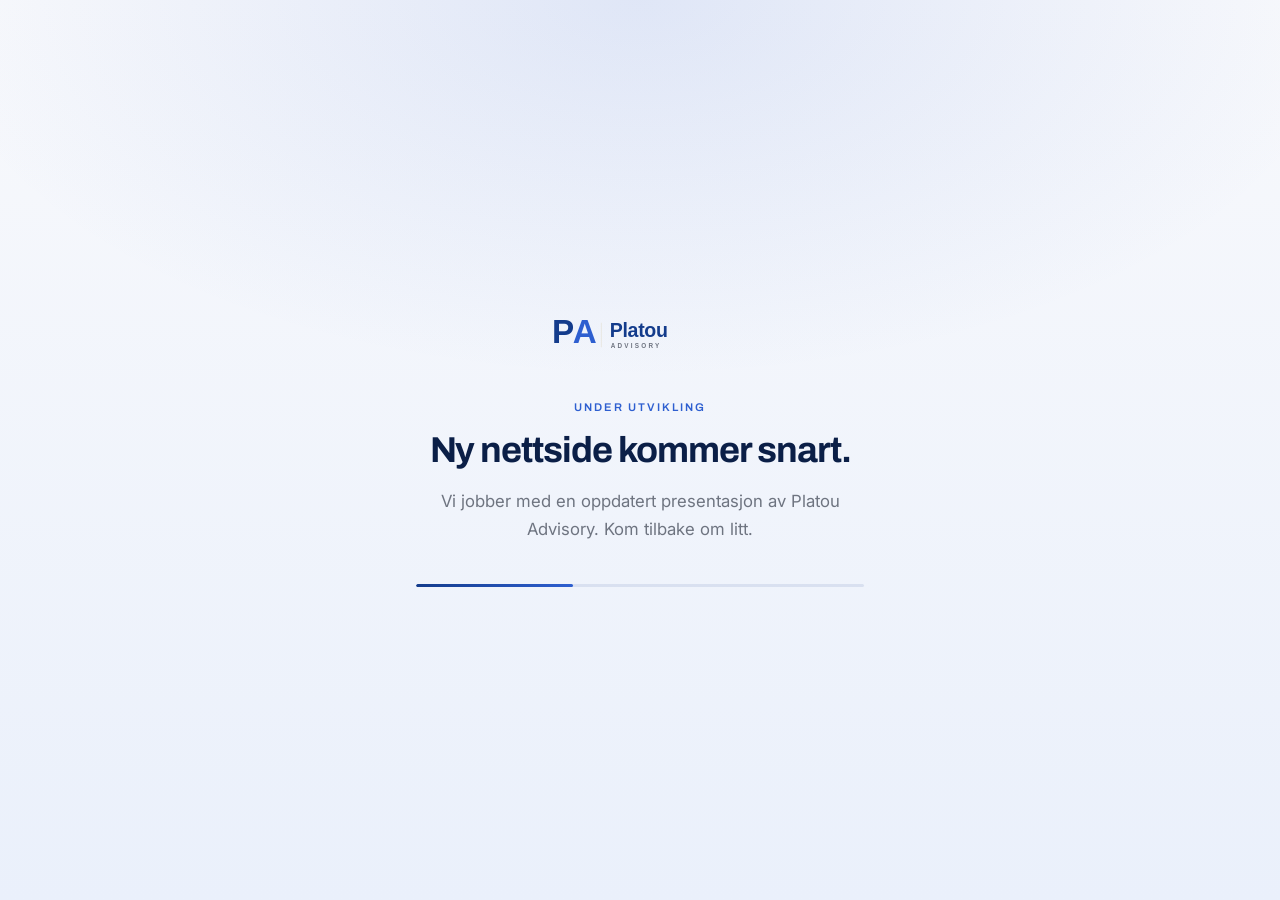
<file: index.html>
<!DOCTYPE html>
<html lang="nb">
<head>
  <!-- Google tag (gtag.js) -->
  <script async src="https://www.googletagmanager.com/gtag/js?id=G-8HG5H4NVK2"></script>
  <script>
    window.dataLayer = window.dataLayer || [];
    function gtag(){dataLayer.push(arguments);}
    gtag('js', new Date());
    gtag('config', 'G-8HG5H4NVK2');
  </script>
  <meta charset="UTF-8">
  <meta name="viewport" content="width=device-width, initial-scale=1.0">
  <title>Platou Advisory – Forretningsutvikling og rådgivning</title>
  <meta name="description" content="Platou Advisory er et rådgivningsselskap innen forretningsutvikling, analyser og prosessforbedringer.">
  <meta name="robots" content="noindex, nofollow">
  <link rel="canonical" href="https://platouadv.com/">

  <link rel="preconnect" href="https://fonts.googleapis.com">
  <link rel="preconnect" href="https://fonts.gstatic.com" crossorigin>
  <link href="https://fonts.googleapis.com/css2?family=Archivo:wght@600;700;800&family=Inter:wght@400;500&display=swap" rel="stylesheet">
  <link rel="icon" href="assets/brand/platou-favicon.svg" type="image/svg+xml">
  <link rel="stylesheet" href="css/construction.css">
</head>
<body>
  <main class="construction">
    <div class="construction__inner">
      <img src="assets/brand/platou-logo-horizontal.svg" alt="Platou Advisory – forretningsutvikling og rådgivning" class="construction__logo" width="200" height="50">
      <p class="construction__eyebrow">Under utvikling</p>
      <h1>Ny nettside kommer snart.</h1>
      <p class="construction__lead">Vi jobber med en oppdatert presentasjon av Platou Advisory. Kom tilbake om litt.</p>
      <div class="construction__bar" aria-hidden="true"><span></span></div>
    </div>
  </main>
</body>
</html>
</file>
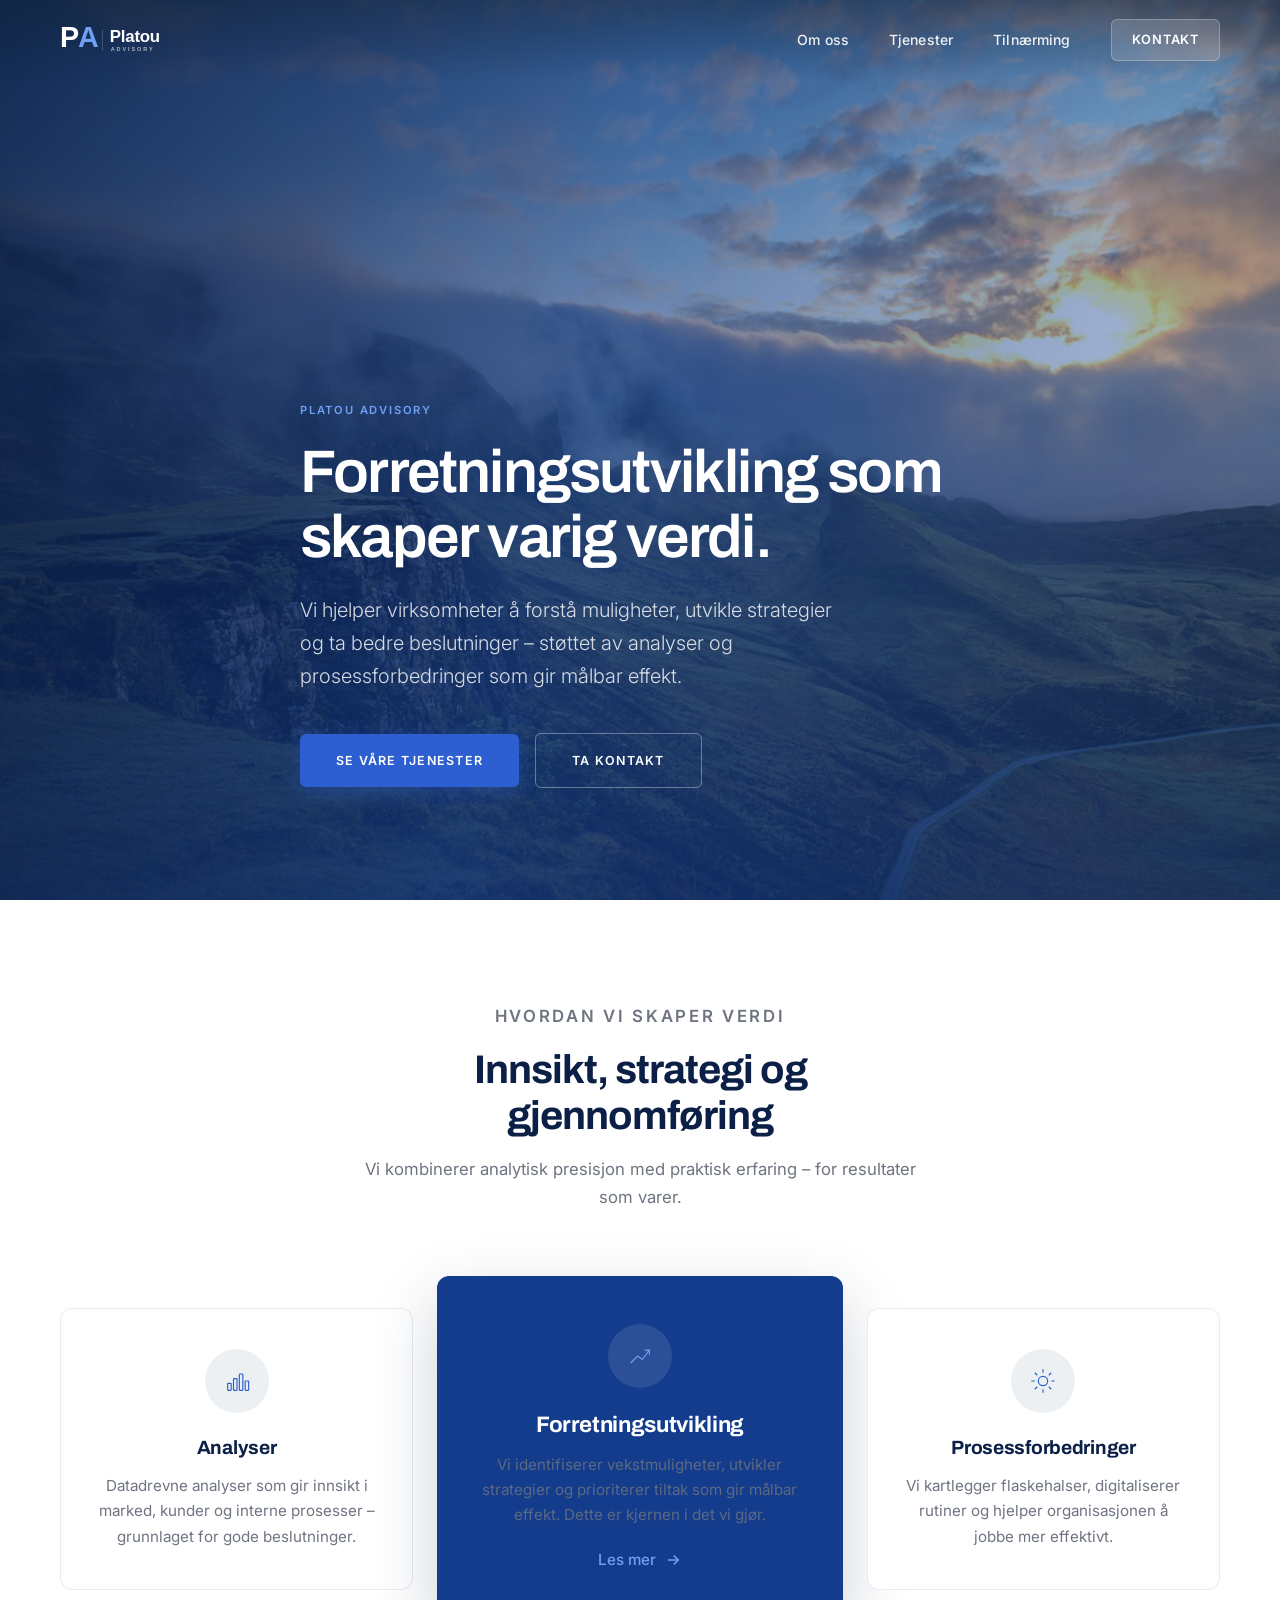
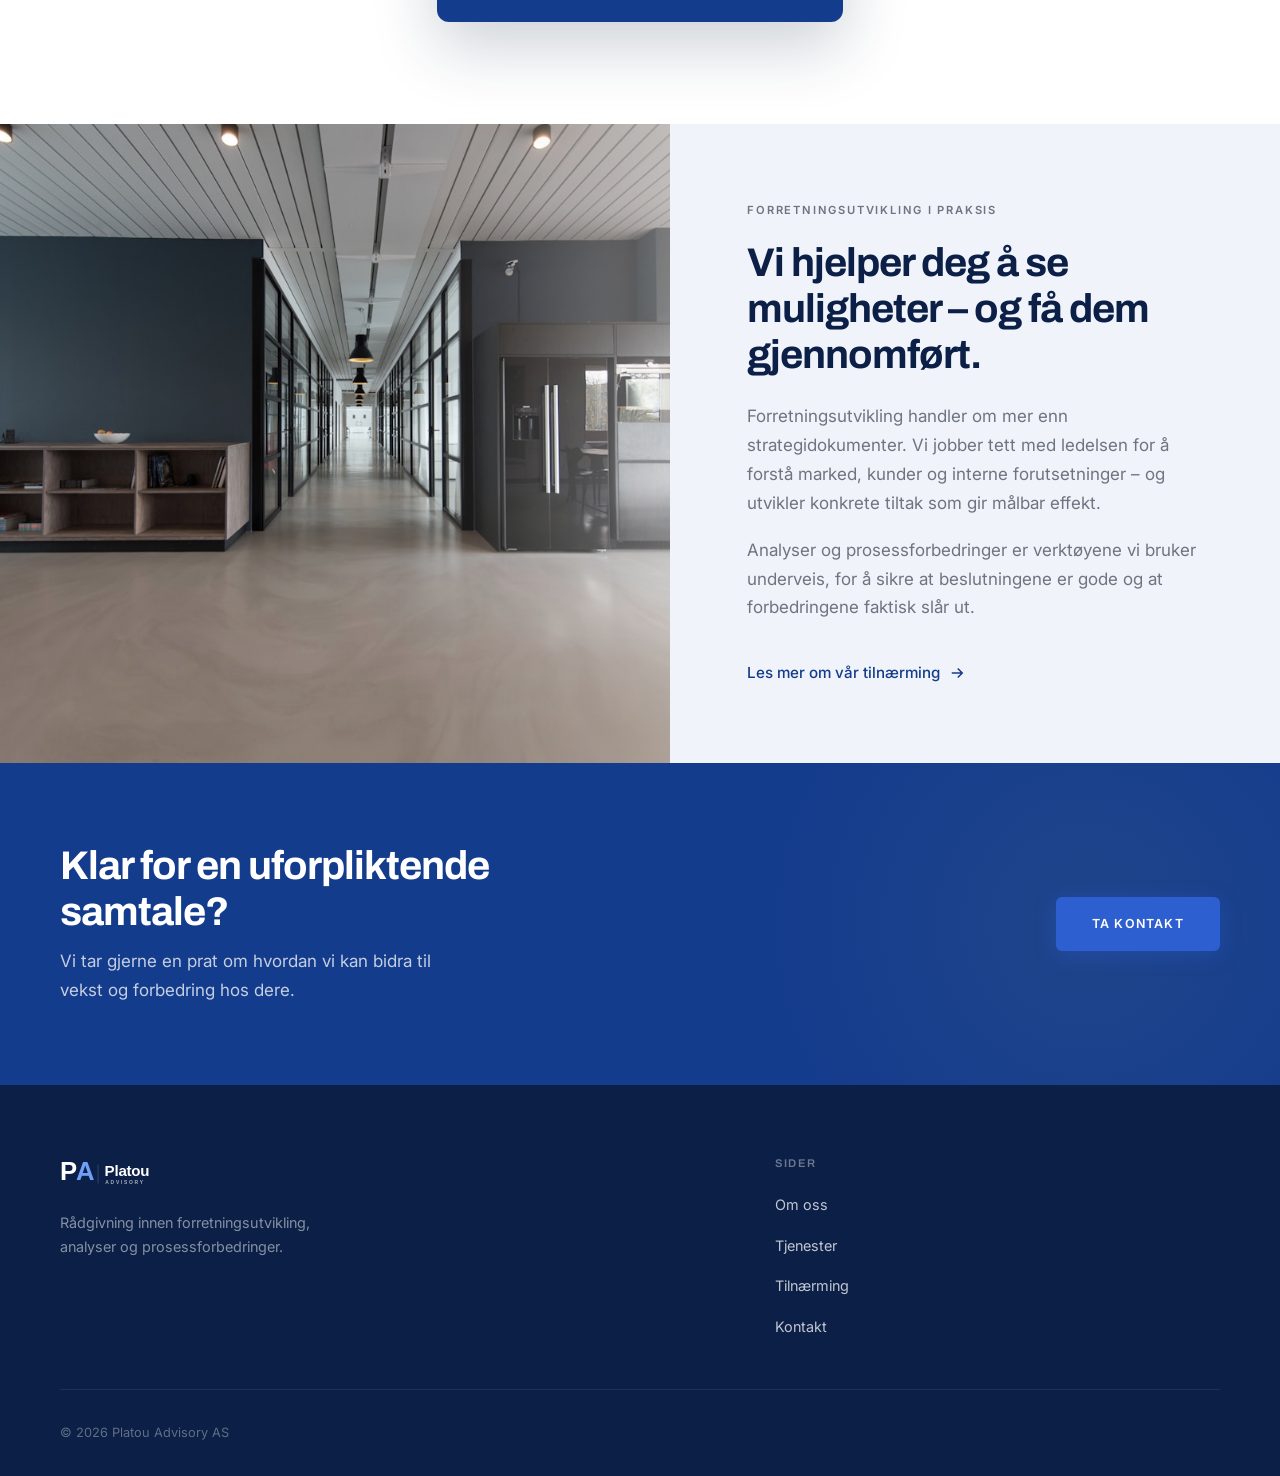
<file: site/index.html>
<!DOCTYPE html>
<html lang="nb">
<head>
  <!-- Google tag (gtag.js) -->
  <script async src="https://www.googletagmanager.com/gtag/js?id=G-8HG5H4NVK2"></script>
  <script>
    window.dataLayer = window.dataLayer || [];
    function gtag(){dataLayer.push(arguments);}
    gtag('js', new Date());
    gtag('config', 'G-8HG5H4NVK2');
  </script>
  <meta charset="UTF-8">
  <meta name="viewport" content="width=device-width, initial-scale=1.0">
  <meta name="robots" content="noindex, nofollow">
  <meta name="description" content="Platou Advisory er spesialisert på forretningsutvikling – støttet av analyser og prosessforbedringer.">
  <title>Platou Advisory – Forretningsutvikling</title>
  <link rel="preconnect" href="https://fonts.googleapis.com">
  <link rel="preconnect" href="https://fonts.gstatic.com" crossorigin>
  <link href="https://fonts.googleapis.com/css2?family=Archivo:wght@400;500;600;700;800&family=Inter:wght@300;400;500;600;700&display=swap" rel="stylesheet">
  <link rel="icon" href="../assets/brand/platou-favicon.svg" type="image/svg+xml">
  <link rel="stylesheet" href="../css/styles.css">
</head>
<body>
  <header class="site-header site-header--transparent">
    <div class="container header-inner">
      <a href="index.html" class="logo" aria-label="Platou Advisory">
        <img src="../assets/brand/platou-logo-horizontal.svg" alt="Platou Advisory" class="logo--dark" width="152" height="38">
        <img src="../assets/brand/platou-logo-horizontal-reverse.svg" alt="" class="logo--light" width="152" height="38">
      </a>
      <button class="nav-toggle" aria-label="Meny" aria-expanded="false">
        <span></span><span></span><span></span>
      </button>
      <nav class="nav" aria-label="Hovedmeny">
        <a href="om-oss.html" class="nav-link">Om oss</a>
        <a href="tjenester.html" class="nav-link">Tjenester</a>
        <a href="tilnaerming.html" class="nav-link">Tilnærming</a>
        <a href="kontakt.html" class="nav-cta">Kontakt</a>
      </nav>
    </div>
  </header>

  <main>
    <section class="hero">
      <div class="hero__bg">
        <img src="../assets/images/hero.jpg" alt="Norsk fjellandskap i tåke" width="1920" height="1144">
        <div class="hero__overlay"></div>
      </div>
      <div class="container hero__content">
        <p class="eyebrow eyebrow--light">Platou Advisory</p>
        <h1>Forretningsutvikling som skaper varig verdi.</h1>
        <p class="lead">Vi hjelper virksomheter å forstå muligheter, utvikle strategier og ta bedre beslutninger – støttet av analyser og prosessforbedringer som gir målbar effekt.</p>
        <div class="hero__actions">
          <a href="tjenester.html" class="btn btn--primary">Se våre tjenester</a>
          <a href="kontakt.html" class="btn btn--ghost">Ta kontakt</a>
        </div>
      </div>
    </section>

    <section class="section section--white">
      <div class="container">
        <div class="section-header reveal">
          <p class="eyebrow">Hvordan vi skaper verdi</p>
          <h2>Innsikt, strategi og gjennomføring</h2>
          <p>Vi kombinerer analytisk presisjon med praktisk erfaring – for resultater som varer.</p>
        </div>
        <div class="value-grid">
          <article class="value-card value-card--side reveal reveal-delay-1">
            <div class="value-card__icon-wrap">
              <svg class="value-card__icon" viewBox="0 0 48 48" fill="none" stroke="currentColor" stroke-width="2" aria-hidden="true">
                <rect x="8" y="28" width="6" height="12" rx="1"/>
                <rect x="18" y="20" width="6" height="20" rx="1"/>
                <rect x="28" y="12" width="6" height="28" rx="1"/>
                <rect x="38" y="24" width="6" height="16" rx="1"/>
              </svg>
            </div>
            <h3>Analyser</h3>
            <p>Datadrevne analyser som gir innsikt i marked, kunder og interne prosesser – grunnlaget for gode beslutninger.</p>
          </article>
          <article class="value-card value-card--featured reveal">
            <div class="value-card__icon-wrap">
              <svg class="value-card__icon" viewBox="0 0 48 48" fill="none" stroke="currentColor" stroke-width="2" aria-hidden="true">
                <path d="M8 36 L20 24 L28 30 L40 14"/>
                <path d="M32 14 H40 V22"/>
              </svg>
            </div>
            <h3>Forretningsutvikling</h3>
            <p>Vi identifiserer vekstmuligheter, utvikler strategier og prioriterer tiltak som gir målbar effekt. Dette er kjernen i det vi gjør.</p>
            <a href="tjenester.html" class="text-link text-link--light" style="margin-top: 1.25rem; justify-content: center;">
              Les mer
              <svg viewBox="0 0 24 24" fill="none" stroke="currentColor" stroke-width="2" aria-hidden="true"><path d="M5 12h14M13 6l6 6-6 6"/></svg>
            </a>
          </article>
          <article class="value-card value-card--side reveal reveal-delay-2">
            <div class="value-card__icon-wrap">
              <svg class="value-card__icon" viewBox="0 0 48 48" fill="none" stroke="currentColor" stroke-width="2" aria-hidden="true">
                <circle cx="24" cy="24" r="8"/>
                <path d="M24 4 V10 M24 38 V44 M4 24 H10 M38 24 H44"/>
                <path d="M9.9 9.9 L14.1 14.1 M33.9 33.9 L38.1 38.1 M9.9 38.1 L14.1 33.9 M33.9 14.1 L38.1 9.9"/>
              </svg>
            </div>
            <h3>Prosessforbedringer</h3>
            <p>Vi kartlegger flaskehalser, digitaliserer rutiner og hjelper organisasjonen å jobbe mer effektivt.</p>
          </article>
        </div>
      </div>
    </section>

    <section class="split">
      <div class="split__image reveal">
        <img src="../assets/images/meeting-room.jpg" alt="Moderne møterom" width="1200" height="801" loading="lazy">
      </div>
      <div class="split__content reveal reveal-delay-1">
        <p class="eyebrow">Forretningsutvikling i praksis</p>
        <h2>Vi hjelper deg å se muligheter – og få dem gjennomført.</h2>
        <p>Forretningsutvikling handler om mer enn strategidokumenter. Vi jobber tett med ledelsen for å forstå marked, kunder og interne forutsetninger – og utvikler konkrete tiltak som gir målbar effekt.</p>
        <p>Analyser og prosessforbedringer er verktøyene vi bruker underveis, for å sikre at beslutningene er gode og at forbedringene faktisk slår ut.</p>
        <a href="tilnaerming.html" class="text-link">
          Les mer om vår tilnærming
          <svg viewBox="0 0 24 24" fill="none" stroke="currentColor" stroke-width="2" aria-hidden="true"><path d="M5 12h14M13 6l6 6-6 6"/></svg>
        </a>
      </div>
    </section>

    <section class="cta-band">
      <div class="container cta-band__inner reveal">
        <div>
          <h2>Klar for en uforpliktende samtale?</h2>
          <p>Vi tar gjerne en prat om hvordan vi kan bidra til vekst og forbedring hos dere.</p>
        </div>
        <a href="kontakt.html" class="btn btn--primary">Ta kontakt</a>
      </div>
    </section>
  </main>

  <footer class="site-footer">
    <div class="container">
      <div class="footer-top">
        <div class="footer-brand">
          <a href="index.html" class="logo" aria-label="Platou Advisory">
            <img src="../assets/brand/platou-logo-horizontal-reverse.svg" alt="Platou Advisory" width="152" height="38">
          </a>
          <p class="footer-tagline">Rådgivning innen forretningsutvikling, analyser og prosessforbedringer.</p>
        </div>
        <div class="footer-col">
          <h4>Sider</h4>
          <ul>
            <li><a href="om-oss.html">Om oss</a></li>
            <li><a href="tjenester.html">Tjenester</a></li>
            <li><a href="tilnaerming.html">Tilnærming</a></li>
            <li><a href="kontakt.html">Kontakt</a></li>
          </ul>
        </div>
      </div>
      <div class="footer-bottom">
        <p class="footer-copy">&copy; 2026 Platou Advisory AS</p>
      </div>
    </div>
  </footer>

  <script src="../js/main.js"></script>
</body>
</html>
</file>
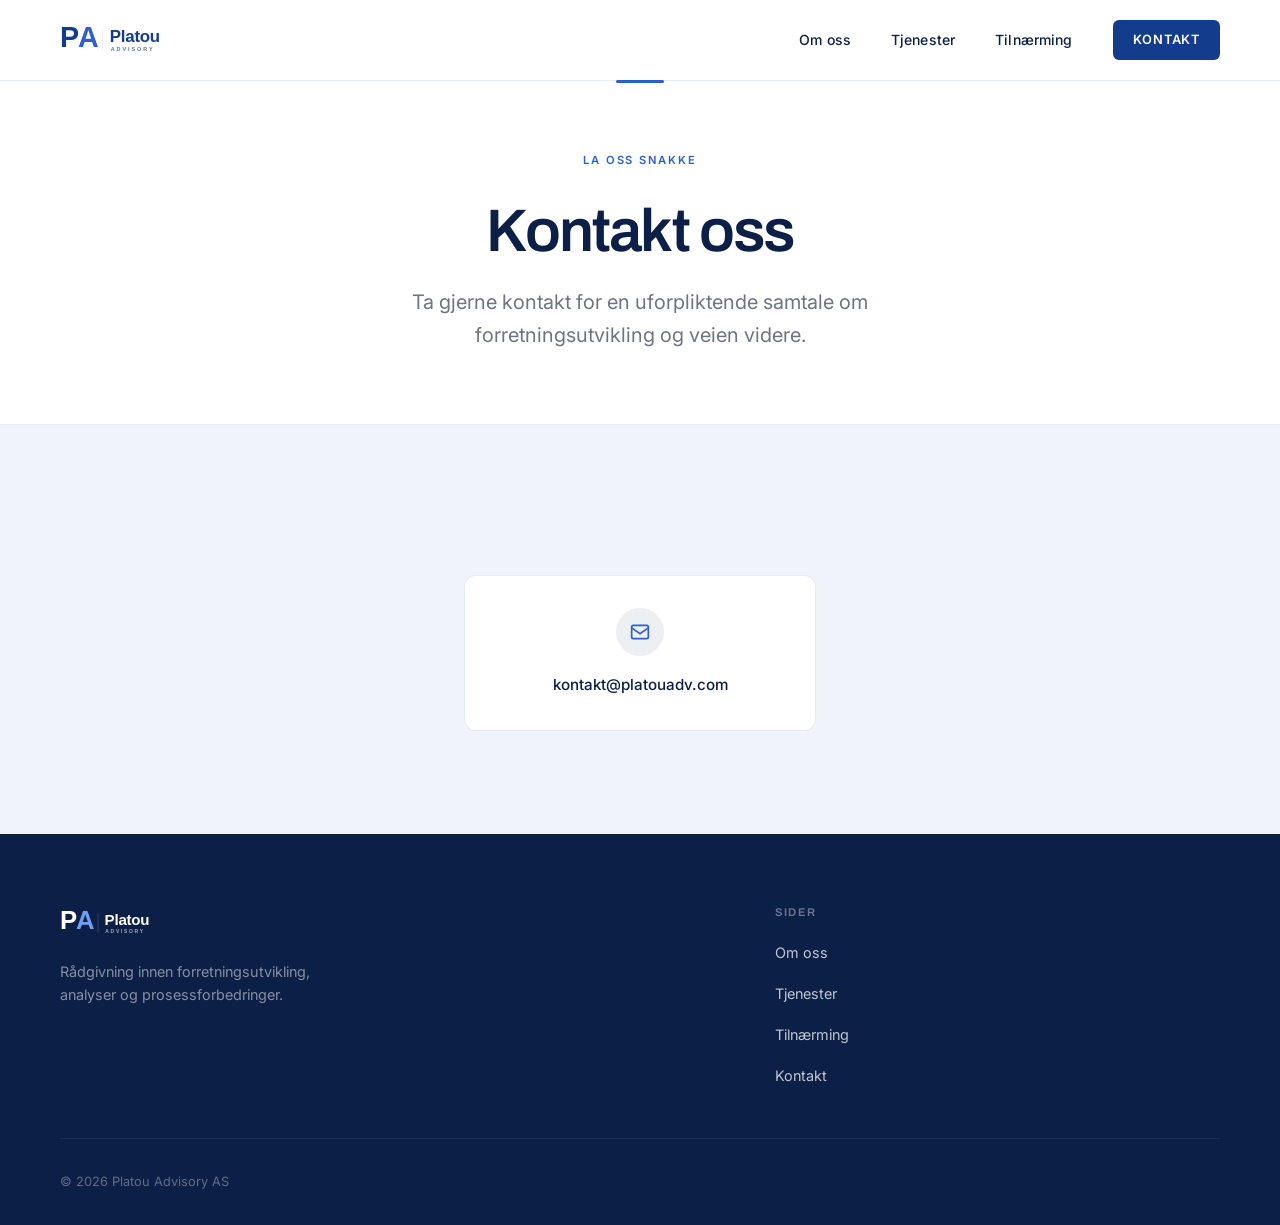
<file: site/kontakt.html>
<!DOCTYPE html>
<html lang="nb">
<head>
  <!-- Google tag (gtag.js) -->
  <script async src="https://www.googletagmanager.com/gtag/js?id=G-8HG5H4NVK2"></script>
  <script>
    window.dataLayer = window.dataLayer || [];
    function gtag(){dataLayer.push(arguments);}
    gtag('js', new Date());
    gtag('config', 'G-8HG5H4NVK2');
  </script>
  <meta charset="UTF-8">
  <meta name="viewport" content="width=device-width, initial-scale=1.0">
  <meta name="robots" content="noindex, nofollow">
  <meta name="description" content="Kontakt Platou Advisory for en uforpliktende samtale.">
  <title>Kontakt – Platou Advisory</title>
  <link rel="preconnect" href="https://fonts.googleapis.com">
  <link rel="preconnect" href="https://fonts.gstatic.com" crossorigin>
  <link href="https://fonts.googleapis.com/css2?family=Archivo:wght@400;500;600;700;800&family=Inter:wght@300;400;500;600;700&display=swap" rel="stylesheet">
  <link rel="icon" href="../assets/brand/platou-favicon.svg" type="image/svg+xml">
  <link rel="stylesheet" href="../css/styles.css">
</head>
<body>
  <header class="site-header site-header--solid">
    <div class="container header-inner">
      <a href="index.html" class="logo" aria-label="Platou Advisory">
        <img src="../assets/brand/platou-logo-horizontal.svg" alt="Platou Advisory" class="logo--dark" width="152" height="38">
      </a>
      <button class="nav-toggle" aria-label="Meny" aria-expanded="false">
        <span></span><span></span><span></span>
      </button>
      <nav class="nav" aria-label="Hovedmeny">
        <a href="om-oss.html" class="nav-link">Om oss</a>
        <a href="tjenester.html" class="nav-link">Tjenester</a>
        <a href="tilnaerming.html" class="nav-link">Tilnærming</a>
        <a href="kontakt.html" class="nav-cta">Kontakt</a>
      </nav>
    </div>
  </header>

  <main>
    <section class="page-header">
      <div class="container reveal">
        <p class="eyebrow">La oss snakke</p>
        <h1>Kontakt oss</h1>
        <p class="lead">Ta gjerne kontakt for en uforpliktende samtale om forretningsutvikling og veien videre.</p>
      </div>
    </section>

    <section class="section section--gray contact-section">
      <div class="container reveal">
        <ul class="contact-list contact-list--single">
          <li class="contact-item">
            <div class="contact-item__icon">
              <svg viewBox="0 0 24 24" fill="none" stroke="currentColor" stroke-width="2" aria-hidden="true">
                <rect x="2" y="4" width="20" height="16" rx="2"/>
                <path d="M22 7l-10 7L2 7"/>
              </svg>
            </div>
            <a href="mailto:kontakt@platouadv.com">kontakt@platouadv.com</a>
          </li>
        </ul>
      </div>
    </section>
  </main>

  <footer class="site-footer">
    <div class="container">
      <div class="footer-top">
        <div class="footer-brand">
          <a href="index.html" class="logo" aria-label="Platou Advisory">
            <img src="../assets/brand/platou-logo-horizontal-reverse.svg" alt="Platou Advisory" width="152" height="38">
          </a>
          <p class="footer-tagline">Rådgivning innen forretningsutvikling, analyser og prosessforbedringer.</p>
        </div>
        <div class="footer-col">
          <h4>Sider</h4>
          <ul>
            <li><a href="om-oss.html">Om oss</a></li>
            <li><a href="tjenester.html">Tjenester</a></li>
            <li><a href="tilnaerming.html">Tilnærming</a></li>
            <li><a href="kontakt.html">Kontakt</a></li>
          </ul>
        </div>
      </div>
      <div class="footer-bottom">
        <p class="footer-copy">&copy; 2026 Platou Advisory AS</p>
      </div>
    </div>
  </footer>

  <script src="../js/main.js"></script>
</body>
</html>
</file>
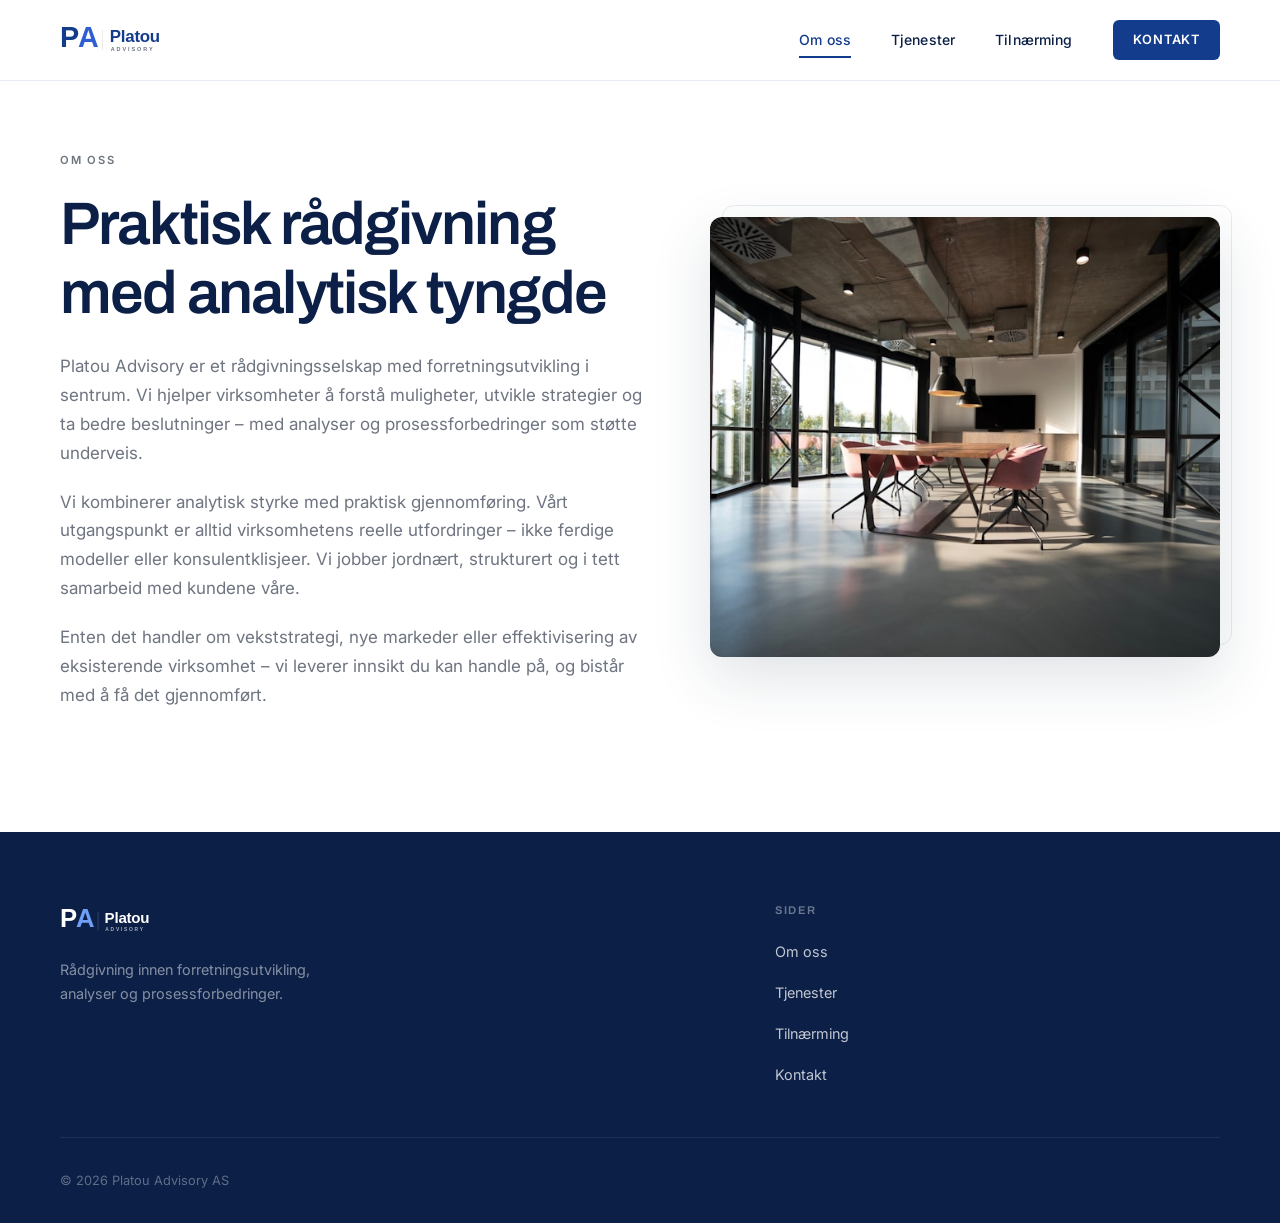
<file: site/om-oss.html>
<!DOCTYPE html>
<html lang="nb">
<head>
  <!-- Google tag (gtag.js) -->
  <script async src="https://www.googletagmanager.com/gtag/js?id=G-8HG5H4NVK2"></script>
  <script>
    window.dataLayer = window.dataLayer || [];
    function gtag(){dataLayer.push(arguments);}
    gtag('js', new Date());
    gtag('config', 'G-8HG5H4NVK2');
  </script>
  <meta charset="UTF-8">
  <meta name="viewport" content="width=device-width, initial-scale=1.0">
  <meta name="robots" content="noindex, nofollow">
  <meta name="description" content="Om Platou Advisory – rådgivning innen forretningsutvikling, analyser og prosessforbedringer.">
  <title>Om oss – Platou Advisory</title>
  <link rel="preconnect" href="https://fonts.googleapis.com">
  <link rel="preconnect" href="https://fonts.gstatic.com" crossorigin>
  <link href="https://fonts.googleapis.com/css2?family=Archivo:wght@400;500;600;700;800&family=Inter:wght@300;400;500;600;700&display=swap" rel="stylesheet">
  <link rel="icon" href="../assets/brand/platou-favicon.svg" type="image/svg+xml">
  <link rel="stylesheet" href="../css/styles.css">
</head>
<body>
  <header class="site-header site-header--solid">
    <div class="container header-inner">
      <a href="index.html" class="logo" aria-label="Platou Advisory">
        <img src="../assets/brand/platou-logo-horizontal.svg" alt="Platou Advisory" class="logo--dark" width="152" height="38">
      </a>
      <button class="nav-toggle" aria-label="Meny" aria-expanded="false">
        <span></span><span></span><span></span>
      </button>
      <nav class="nav" aria-label="Hovedmeny">
        <a href="om-oss.html" class="nav-link nav-link--active">Om oss</a>
        <a href="tjenester.html" class="nav-link">Tjenester</a>
        <a href="tilnaerming.html" class="nav-link">Tilnærming</a>
        <a href="kontakt.html" class="nav-cta">Kontakt</a>
      </nav>
    </div>
  </header>

  <main>
    <section class="section section--white" style="padding-top: calc(var(--header-height) + 4rem);">
      <div class="container about-grid">
        <div class="reveal">
          <p class="eyebrow">Om oss</p>
          <h1>Praktisk rådgivning med analytisk tyngde</h1>
          <p style="margin-top: 1.5rem;">Platou Advisory er et rådgivningsselskap med forretningsutvikling i sentrum. Vi hjelper virksomheter å forstå muligheter, utvikle strategier og ta bedre beslutninger – med analyser og prosessforbedringer som støtte underveis.</p>
          <p>Vi kombinerer analytisk styrke med praktisk gjennomføring. Vårt utgangspunkt er alltid virksomhetens reelle utfordringer – ikke ferdige modeller eller konsulentklisjeer. Vi jobber jordnært, strukturert og i tett samarbeid med kundene våre.</p>
          <p>Enten det handler om vekststrategi, nye markeder eller effektivisering av eksisterende virksomhet – vi leverer innsikt du kan handle på, og bistår med å få det gjennomført.</p>
        </div>
        <div class="about-grid__image reveal reveal-delay-1">
          <img src="../assets/images/office.jpg" alt="Moderne kontorlandskap" width="800" height="534" loading="lazy">
        </div>
      </div>
    </section>
  </main>

  <footer class="site-footer">
    <div class="container">
      <div class="footer-top">
        <div class="footer-brand">
          <a href="index.html" class="logo" aria-label="Platou Advisory">
            <img src="../assets/brand/platou-logo-horizontal-reverse.svg" alt="Platou Advisory" width="152" height="38">
          </a>
          <p class="footer-tagline">Rådgivning innen forretningsutvikling, analyser og prosessforbedringer.</p>
        </div>
        <div class="footer-col">
          <h4>Sider</h4>
          <ul>
            <li><a href="om-oss.html">Om oss</a></li>
            <li><a href="tjenester.html">Tjenester</a></li>
            <li><a href="tilnaerming.html">Tilnærming</a></li>
            <li><a href="kontakt.html">Kontakt</a></li>
          </ul>
        </div>
      </div>
      <div class="footer-bottom">
        <p class="footer-copy">&copy; 2026 Platou Advisory AS</p>
      </div>
    </div>
  </footer>

  <script src="../js/main.js"></script>
</body>
</html>
</file>
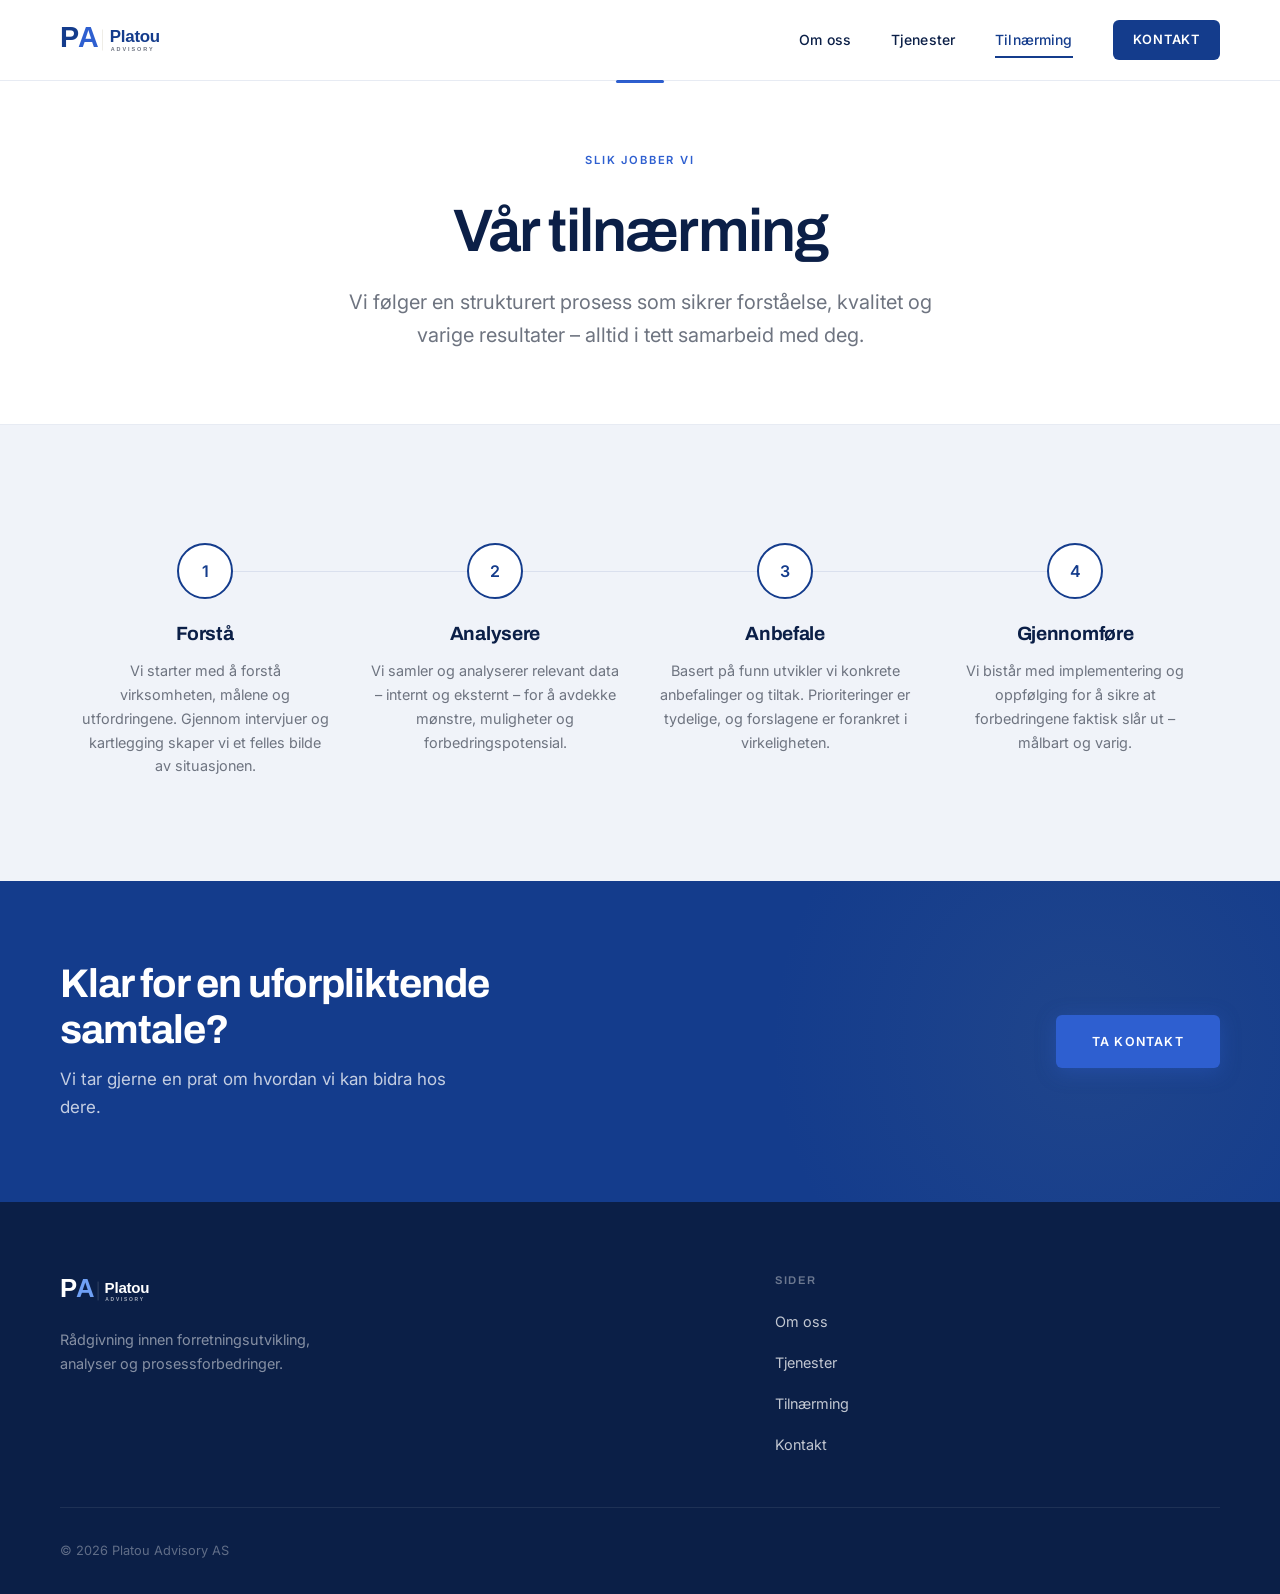
<file: site/tilnaerming.html>
<!DOCTYPE html>
<html lang="nb">
<head>
  <!-- Google tag (gtag.js) -->
  <script async src="https://www.googletagmanager.com/gtag/js?id=G-8HG5H4NVK2"></script>
  <script>
    window.dataLayer = window.dataLayer || [];
    function gtag(){dataLayer.push(arguments);}
    gtag('js', new Date());
    gtag('config', 'G-8HG5H4NVK2');
  </script>
  <meta charset="UTF-8">
  <meta name="viewport" content="width=device-width, initial-scale=1.0">
  <meta name="robots" content="noindex, nofollow">
  <meta name="description" content="Slik jobber Platou Advisory – fra forståelse til gjennomføring.">
  <title>Vår tilnærming – Platou Advisory</title>
  <link rel="preconnect" href="https://fonts.googleapis.com">
  <link rel="preconnect" href="https://fonts.gstatic.com" crossorigin>
  <link href="https://fonts.googleapis.com/css2?family=Archivo:wght@400;500;600;700;800&family=Inter:wght@300;400;500;600;700&display=swap" rel="stylesheet">
  <link rel="icon" href="../assets/brand/platou-favicon.svg" type="image/svg+xml">
  <link rel="stylesheet" href="../css/styles.css">
</head>
<body>
  <header class="site-header site-header--solid">
    <div class="container header-inner">
      <a href="index.html" class="logo" aria-label="Platou Advisory">
        <img src="../assets/brand/platou-logo-horizontal.svg" alt="Platou Advisory" class="logo--dark" width="152" height="38">
      </a>
      <button class="nav-toggle" aria-label="Meny" aria-expanded="false">
        <span></span><span></span><span></span>
      </button>
      <nav class="nav" aria-label="Hovedmeny">
        <a href="om-oss.html" class="nav-link">Om oss</a>
        <a href="tjenester.html" class="nav-link">Tjenester</a>
        <a href="tilnaerming.html" class="nav-link nav-link--active">Tilnærming</a>
        <a href="kontakt.html" class="nav-cta">Kontakt</a>
      </nav>
    </div>
  </header>

  <main>
    <section class="page-header">
      <div class="container reveal">
        <p class="eyebrow">Slik jobber vi</p>
        <h1>Vår tilnærming</h1>
        <p class="lead">Vi følger en strukturert prosess som sikrer forståelse, kvalitet og varige resultater – alltid i tett samarbeid med deg.</p>
      </div>
    </section>

    <section class="section section--gray">
      <div class="container">
        <div class="process-grid">
          <article class="process-step reveal reveal-delay-1">
            <div class="process-step__number">1</div>
            <h3>Forstå</h3>
            <p>Vi starter med å forstå virksomheten, målene og utfordringene. Gjennom intervjuer og kartlegging skaper vi et felles bilde av situasjonen.</p>
          </article>
          <article class="process-step reveal reveal-delay-2">
            <div class="process-step__number">2</div>
            <h3>Analysere</h3>
            <p>Vi samler og analyserer relevant data – internt og eksternt – for å avdekke mønstre, muligheter og forbedringspotensial.</p>
          </article>
          <article class="process-step reveal reveal-delay-3">
            <div class="process-step__number">3</div>
            <h3>Anbefale</h3>
            <p>Basert på funn utvikler vi konkrete anbefalinger og tiltak. Prioriteringer er tydelige, og forslagene er forankret i virkeligheten.</p>
          </article>
          <article class="process-step reveal">
            <div class="process-step__number">4</div>
            <h3>Gjennomføre</h3>
            <p>Vi bistår med implementering og oppfølging for å sikre at forbedringene faktisk slår ut – målbart og varig.</p>
          </article>
        </div>
      </div>
    </section>

    <section class="cta-band">
      <div class="container cta-band__inner reveal">
        <div>
          <h2>Klar for en uforpliktende samtale?</h2>
          <p>Vi tar gjerne en prat om hvordan vi kan bidra hos dere.</p>
        </div>
        <a href="kontakt.html" class="btn btn--primary">Ta kontakt</a>
      </div>
    </section>
  </main>

  <footer class="site-footer">
    <div class="container">
      <div class="footer-top">
        <div class="footer-brand">
          <a href="index.html" class="logo" aria-label="Platou Advisory">
            <img src="../assets/brand/platou-logo-horizontal-reverse.svg" alt="Platou Advisory" width="152" height="38">
          </a>
          <p class="footer-tagline">Rådgivning innen forretningsutvikling, analyser og prosessforbedringer.</p>
        </div>
        <div class="footer-col">
          <h4>Sider</h4>
          <ul>
            <li><a href="om-oss.html">Om oss</a></li>
            <li><a href="tjenester.html">Tjenester</a></li>
            <li><a href="tilnaerming.html">Tilnærming</a></li>
            <li><a href="kontakt.html">Kontakt</a></li>
          </ul>
        </div>
      </div>
      <div class="footer-bottom">
        <p class="footer-copy">&copy; 2026 Platou Advisory AS</p>
      </div>
    </div>
  </footer>

  <script src="../js/main.js"></script>
</body>
</html>
</file>
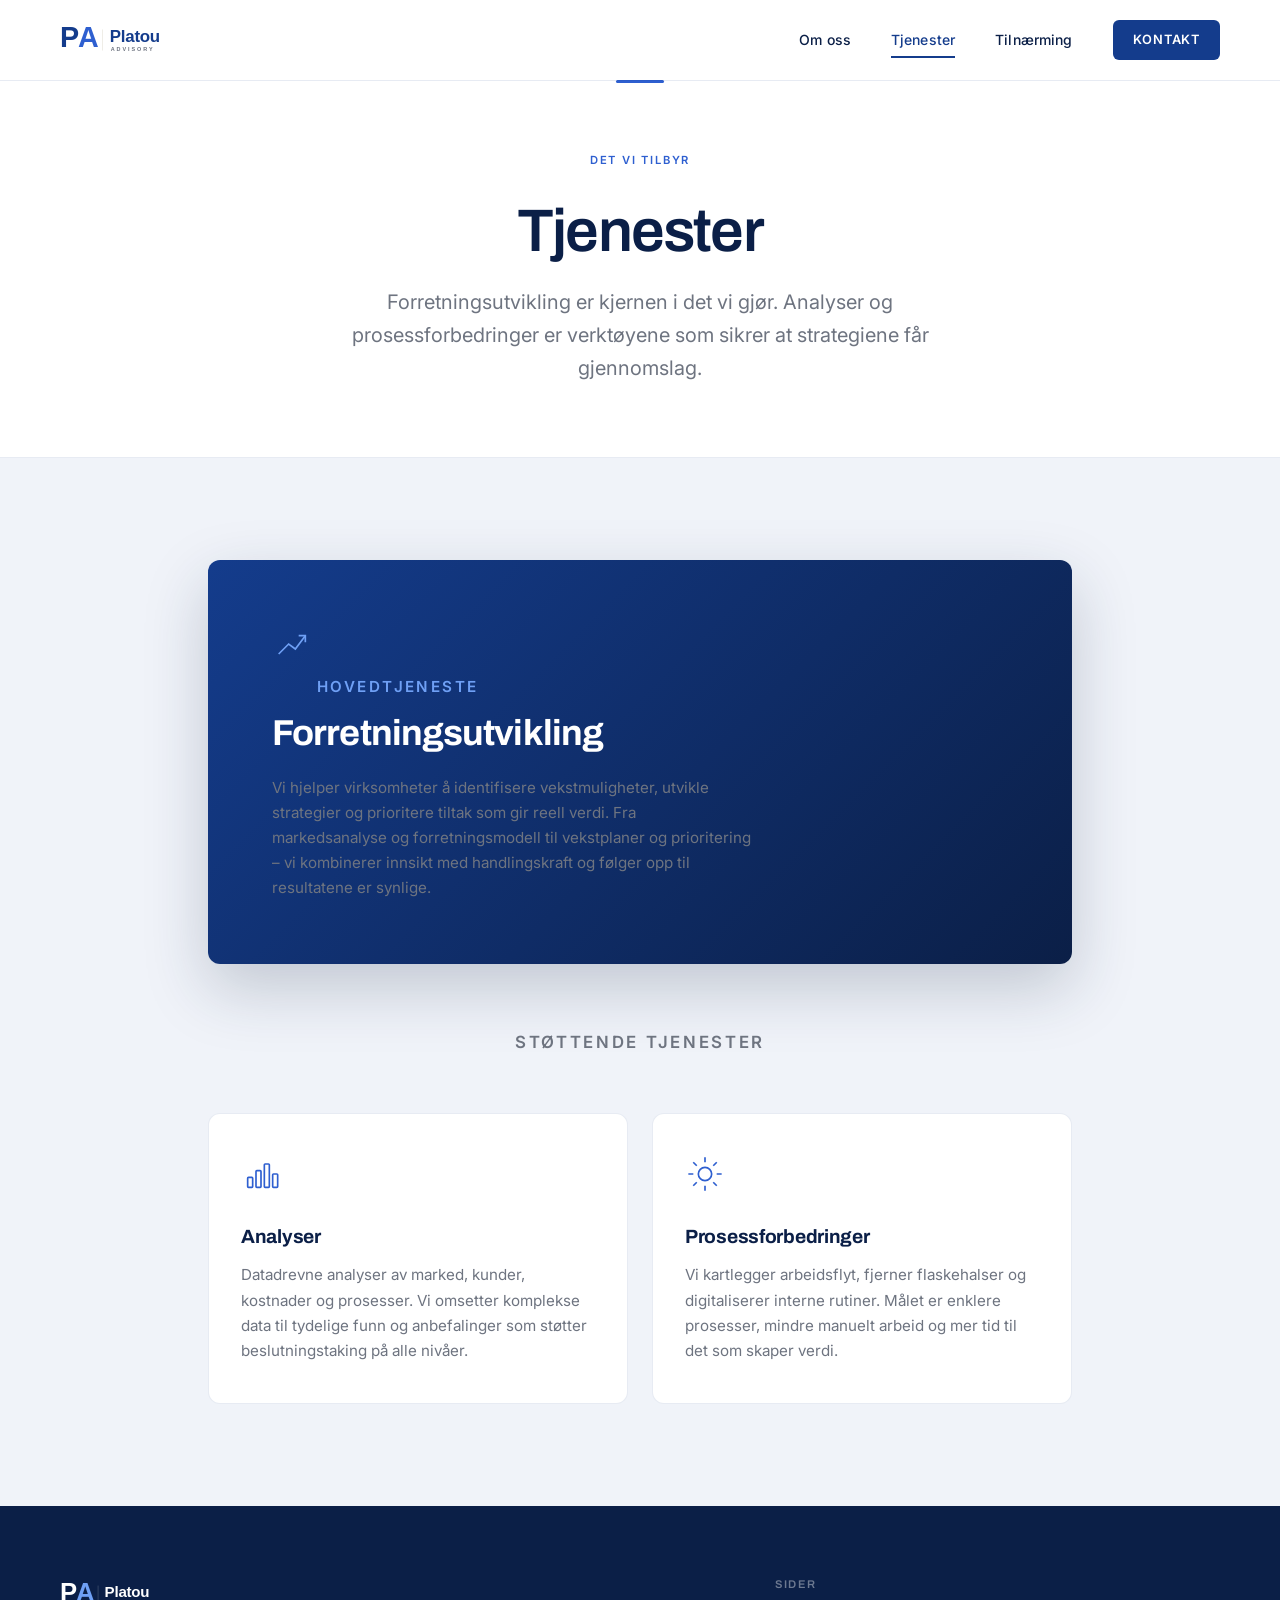
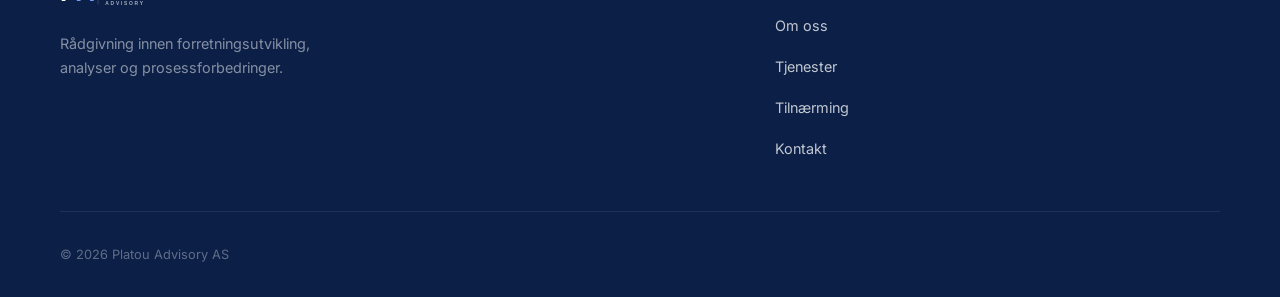
<file: site/tjenester.html>
<!DOCTYPE html>
<html lang="nb">
<head>
  <!-- Google tag (gtag.js) -->
  <script async src="https://www.googletagmanager.com/gtag/js?id=G-8HG5H4NVK2"></script>
  <script>
    window.dataLayer = window.dataLayer || [];
    function gtag(){dataLayer.push(arguments);}
    gtag('js', new Date());
    gtag('config', 'G-8HG5H4NVK2');
  </script>
  <meta charset="UTF-8">
  <meta name="viewport" content="width=device-width, initial-scale=1.0">
  <meta name="robots" content="noindex, nofollow">
  <meta name="description" content="Platou Advisory tilbyr forretningsutvikling, analyser og prosessforbedringer.">
  <title>Tjenester – Platou Advisory</title>
  <link rel="preconnect" href="https://fonts.googleapis.com">
  <link rel="preconnect" href="https://fonts.gstatic.com" crossorigin>
  <link href="https://fonts.googleapis.com/css2?family=Archivo:wght@400;500;600;700;800&family=Inter:wght@300;400;500;600;700&display=swap" rel="stylesheet">
  <link rel="icon" href="../assets/brand/platou-favicon.svg" type="image/svg+xml">
  <link rel="stylesheet" href="../css/styles.css">
</head>
<body>
  <header class="site-header site-header--solid">
    <div class="container header-inner">
      <a href="index.html" class="logo" aria-label="Platou Advisory">
        <img src="../assets/brand/platou-logo-horizontal.svg" alt="Platou Advisory" class="logo--dark" width="152" height="38">
      </a>
      <button class="nav-toggle" aria-label="Meny" aria-expanded="false">
        <span></span><span></span><span></span>
      </button>
      <nav class="nav" aria-label="Hovedmeny">
        <a href="om-oss.html" class="nav-link">Om oss</a>
        <a href="tjenester.html" class="nav-link nav-link--active">Tjenester</a>
        <a href="tilnaerming.html" class="nav-link">Tilnærming</a>
        <a href="kontakt.html" class="nav-cta">Kontakt</a>
      </nav>
    </div>
  </header>

  <main>
    <section class="page-header">
      <div class="container reveal">
        <p class="eyebrow">Det vi tilbyr</p>
        <h1>Tjenester</h1>
        <p class="lead">Forretningsutvikling er kjernen i det vi gjør. Analyser og prosessforbedringer er verktøyene som sikrer at strategiene får gjennomslag.</p>
      </div>
    </section>

    <section class="section section--gray">
      <div class="container">
        <article class="service-card service-card--featured reveal">
          <svg class="service-card__icon" viewBox="0 0 48 48" fill="none" stroke="currentColor" stroke-width="2" aria-hidden="true">
            <path d="M8 36 L20 24 L28 30 L40 14"/>
            <path d="M32 14 H40 V22"/>
          </svg>
          <p class="eyebrow">Hovedtjeneste</p>
          <h2>Forretningsutvikling</h2>
          <p>Vi hjelper virksomheter å identifisere vekstmuligheter, utvikle strategier og prioritere tiltak som gir reell verdi. Fra markedsanalyse og forretningsmodell til vekstplaner og prioritering – vi kombinerer innsikt med handlingskraft og følger opp til resultatene er synlige.</p>
        </article>

        <div class="section-header reveal" style="margin-top: 4rem; margin-bottom: 2rem;">
          <p class="eyebrow">Støttende tjenester</p>
        </div>
        <div class="card-grid card-grid--supporting">
          <article class="service-card reveal reveal-delay-1">
            <svg class="service-card__icon" viewBox="0 0 48 48" fill="none" stroke="currentColor" stroke-width="2" aria-hidden="true">
              <rect x="8" y="28" width="6" height="12" rx="1"/>
              <rect x="18" y="20" width="6" height="20" rx="1"/>
              <rect x="28" y="12" width="6" height="28" rx="1"/>
              <rect x="38" y="24" width="6" height="16" rx="1"/>
            </svg>
            <h3>Analyser</h3>
            <p>Datadrevne analyser av marked, kunder, kostnader og prosesser. Vi omsetter komplekse data til tydelige funn og anbefalinger som støtter beslutningstaking på alle nivåer.</p>
          </article>
          <article class="service-card reveal reveal-delay-2">
            <svg class="service-card__icon" viewBox="0 0 48 48" fill="none" stroke="currentColor" stroke-width="2" aria-hidden="true">
              <circle cx="24" cy="24" r="8"/>
              <path d="M24 4 V10 M24 38 V44 M4 24 H10 M38 24 H44"/>
              <path d="M9.9 9.9 L14.1 14.1 M33.9 33.9 L38.1 38.1 M9.9 38.1 L14.1 33.9 M33.9 14.1 L38.1 9.9"/>
            </svg>
            <h3>Prosessforbedringer</h3>
            <p>Vi kartlegger arbeidsflyt, fjerner flaskehalser og digitaliserer interne rutiner. Målet er enklere prosesser, mindre manuelt arbeid og mer tid til det som skaper verdi.</p>
          </article>
        </div>
      </div>
    </section>
  </main>

  <footer class="site-footer">
    <div class="container">
      <div class="footer-top">
        <div class="footer-brand">
          <a href="index.html" class="logo" aria-label="Platou Advisory">
            <img src="../assets/brand/platou-logo-horizontal-reverse.svg" alt="Platou Advisory" width="152" height="38">
          </a>
          <p class="footer-tagline">Rådgivning innen forretningsutvikling, analyser og prosessforbedringer.</p>
        </div>
        <div class="footer-col">
          <h4>Sider</h4>
          <ul>
            <li><a href="om-oss.html">Om oss</a></li>
            <li><a href="tjenester.html">Tjenester</a></li>
            <li><a href="tilnaerming.html">Tilnærming</a></li>
            <li><a href="kontakt.html">Kontakt</a></li>
          </ul>
        </div>
      </div>
      <div class="footer-bottom">
        <p class="footer-copy">&copy; 2026 Platou Advisory AS</p>
      </div>
    </div>
  </footer>

  <script src="../js/main.js"></script>
</body>
</html>
</file>
<file: css/construction.css>
:root {
  --navy: #143c8c;
  --navy-deep: #0b1f47;
  --accent: #2e5fd0;
  --pale: #eaf0fb;
  --text-muted: #6e7480;
}

*,
*::before,
*::after {
  box-sizing: border-box;
  margin: 0;
  padding: 0;
}

body {
  font-family: "Inter", system-ui, sans-serif;
  -webkit-font-smoothing: antialiased;
  background: var(--pale);
  color: var(--navy-deep);
  min-height: 100vh;
  min-height: 100svh;
}

.construction {
  min-height: 100vh;
  min-height: 100svh;
  display: flex;
  align-items: center;
  justify-content: center;
  padding: 2rem;
  background:
    radial-gradient(ellipse 80% 60% at 50% 0%, rgba(46, 95, 208, 0.12) 0%, transparent 70%),
    linear-gradient(180deg, #f8f9fc 0%, var(--pale) 100%);
}

.construction__inner {
  text-align: center;
  max-width: 28rem;
}

.construction__logo {
  height: 44px;
  width: auto;
  margin: 0 auto 2.5rem;
}

.construction__eyebrow {
  font-family: "Archivo", sans-serif;
  font-size: 0.7rem;
  font-weight: 600;
  letter-spacing: 0.18em;
  text-transform: uppercase;
  color: var(--accent);
  margin-bottom: 1rem;
}

h1 {
  font-family: "Archivo", sans-serif;
  font-size: clamp(1.75rem, 5vw, 2.25rem);
  font-weight: 700;
  letter-spacing: -0.03em;
  line-height: 1.2;
  color: var(--navy-deep);
  margin-bottom: 1rem;
}

.construction__lead {
  font-size: 1.05rem;
  line-height: 1.65;
  color: var(--text-muted);
}

.construction__bar {
  margin-top: 2.5rem;
  height: 3px;
  background: rgba(20, 60, 140, 0.1);
  border-radius: 2px;
  overflow: hidden;
}

.construction__bar span {
  display: block;
  height: 100%;
  width: 35%;
  background: linear-gradient(90deg, var(--navy), var(--accent));
  border-radius: 2px;
  animation: progress 2.5s ease-in-out infinite;
}

@keyframes progress {
  0% { transform: translateX(-100%); width: 35%; }
  50% { width: 55%; }
  100% { transform: translateX(320%); width: 35%; }
}

@media (prefers-reduced-motion: reduce) {
  .construction__bar span {
    animation: none;
    width: 40%;
    transform: none;
  }
}
</file>
<file: css/styles.css>
/* Platou Advisory – Premium design system */

:root {
  --color-navy: #143c8c;
  --color-navy-deep: #0b1f47;
  --color-accent: #2e5fd0;
  --color-accent-hover: #2454b8;
  --color-accent-light: #6fa0f5;
  --color-pale: #eaf0fb;
  --color-bg: #f8f9fc;
  --color-bg-warm: #f0f3f9;
  --color-white: #ffffff;
  --color-text: #0b1f47;
  --color-text-secondary: #6e7480;
  --color-chart: #2e5fd0;
  --color-footer: #0b1f47;
  --color-border: rgba(20, 60, 140, 0.1);
  --color-divider: #e6e2d9;

  --font-family: "Inter", system-ui, -apple-system, sans-serif;
  --font-display: "Archivo", var(--font-family);

  --font-family: "Inter", system-ui, -apple-system, sans-serif;
  --max-width: 1160px;
  --section-padding: clamp(4rem, 8vw, 7rem);
  --header-height: 80px;

  --shadow-sm: 0 1px 3px rgba(28, 47, 74, 0.06);
  --shadow-md: 0 8px 32px rgba(28, 47, 74, 0.08);
  --shadow-lg: 0 20px 60px rgba(28, 47, 74, 0.14);
  --shadow-featured: 0 24px 64px rgba(28, 47, 74, 0.22);

  --radius-sm: 6px;
  --radius-md: 12px;
  --radius-lg: 20px;

  --ease-out: cubic-bezier(0.22, 1, 0.36, 1);
  --transition: 0.35s var(--ease-out);
}

*,
*::before,
*::after {
  box-sizing: border-box;
  margin: 0;
  padding: 0;
}

html {
  scroll-behavior: smooth;
}

body {
  font-family: var(--font-family);
  font-weight: 400;
  font-size: 1.0625rem;
  line-height: 1.7;
  color: var(--color-text);
  background: var(--color-bg);
  -webkit-font-smoothing: antialiased;
  -moz-osx-font-smoothing: grayscale;
}

img {
  max-width: 100%;
  height: auto;
  display: block;
}

a {
  color: inherit;
  text-decoration: none;
}

ul {
  list-style: none;
}

::selection {
  background: rgba(28, 47, 74, 0.15);
  color: var(--color-navy);
}

/* Typography */

h1, h2, h3, h4 {
  font-family: var(--font-display);
  font-weight: 700;
  line-height: 1.15;
  color: var(--color-text);
  letter-spacing: -0.025em;
}

h1 {
  font-size: clamp(2.5rem, 5.5vw, 3.75rem);
  font-weight: 600;
  letter-spacing: -0.03em;
}

h2 {
  font-size: clamp(1.875rem, 3.5vw, 2.5rem);
}

h3 {
  font-size: 1.2rem;
  letter-spacing: -0.015em;
}

.eyebrow {
  display: inline-block;
  font-size: 0.7rem;
  font-weight: 600;
  letter-spacing: 0.16em;
  text-transform: uppercase;
  color: var(--color-chart);
}

.eyebrow--light {
  color: var(--color-accent-light);
}

.section-header {
  text-align: center;
  max-width: 36rem;
  margin-inline: auto;
  margin-bottom: clamp(2.5rem, 5vw, 4rem);
}

.section-header .eyebrow {
  margin-bottom: 1rem;
}

.section-header h2 {
  margin-bottom: 1rem;
}

.section-header p {
  color: var(--color-text-secondary);
  font-size: 1.05rem;
}

.lead {
  font-size: clamp(1.1rem, 2vw, 1.25rem);
  font-weight: 400;
  line-height: 1.65;
  color: var(--color-text-secondary);
  max-width: 40rem;
}

/* Layout */

.container {
  width: min(100% - 3rem, var(--max-width));
  margin-inline: auto;
}

.section {
  padding-block: var(--section-padding);
}

.section--white {
  background: var(--color-white);
}

.section--gray {
  background: var(--color-bg-warm);
}

/* Scroll reveal */

.reveal {
  opacity: 0;
  transform: translateY(28px);
  transition: opacity 0.8s var(--ease-out), transform 0.8s var(--ease-out);
}

.reveal.is-visible {
  opacity: 1;
  transform: none;
}

.reveal-delay-1 { transition-delay: 0.1s; }
.reveal-delay-2 { transition-delay: 0.2s; }
.reveal-delay-3 { transition-delay: 0.3s; }

/* Header */

.site-header {
  position: fixed;
  top: 0;
  left: 0;
  right: 0;
  z-index: 100;
  height: var(--header-height);
  transition: background var(--transition), box-shadow var(--transition), backdrop-filter var(--transition);
}

.site-header--solid {
  background: rgba(255, 255, 255, 0.92);
  backdrop-filter: blur(16px);
  -webkit-backdrop-filter: blur(16px);
  box-shadow: 0 1px 0 var(--color-border);
}

.site-header--transparent {
  background: linear-gradient(to bottom, rgba(20, 35, 54, 0.45) 0%, transparent 100%);
}

.site-header--transparent .nav-link {
  color: rgba(255, 255, 255, 0.92);
}

.site-header--transparent .nav-link:hover,
.site-header--transparent .nav-link--active {
  color: var(--color-white);
}

.site-header--transparent .nav-toggle span {
  background: var(--color-white);
}

.header-inner {
  display: flex;
  align-items: center;
  justify-content: space-between;
  height: 100%;
}

.logo img {
  height: 38px;
  width: auto;
  display: block;
  transition: opacity var(--transition);
}

.logo:hover img {
  opacity: 0.85;
}

.logo--light {
  display: none;
}

.site-header--transparent .logo--dark {
  display: none;
}

.site-header--transparent .logo--light {
  display: block;
}

.nav {
  display: flex;
  align-items: center;
  gap: 2.5rem;
}

.nav-link {
  position: relative;
  font-size: 0.875rem;
  font-weight: 500;
  letter-spacing: 0.01em;
  color: var(--color-text);
  transition: color 0.25s;
}

.nav-link::after {
  content: "";
  position: absolute;
  left: 0;
  bottom: -6px;
  width: 0;
  height: 1.5px;
  background: currentColor;
  transition: width 0.3s var(--ease-out);
}

.nav-link:hover::after,
.nav-link--active::after {
  width: 100%;
}

.nav-link:hover,
.nav-link--active {
  color: var(--color-navy);
}

.site-header--transparent .nav-link::after {
  background: var(--color-accent-light);
}

.nav-cta {
  padding: 0.6rem 1.25rem;
  font-size: 0.8rem;
  font-weight: 600;
  letter-spacing: 0.06em;
  text-transform: uppercase;
  color: var(--color-white);
  background: var(--color-navy);
  border-radius: var(--radius-sm);
  transition: background 0.25s, transform 0.2s;
}

.nav-cta::after {
  display: none;
}

.nav-cta:hover {
  background: var(--color-navy-deep);
  transform: translateY(-1px);
}

.site-header--transparent .nav-cta {
  background: rgba(255, 255, 255, 0.15);
  backdrop-filter: blur(8px);
  border: 1px solid rgba(255, 255, 255, 0.25);
}

.site-header--transparent .nav-cta:hover {
  background: rgba(255, 255, 255, 0.25);
}

.nav-toggle {
  display: none;
  flex-direction: column;
  gap: 5px;
  background: none;
  border: none;
  cursor: pointer;
  padding: 4px;
}

.nav-toggle span {
  display: block;
  width: 24px;
  height: 2px;
  background: var(--color-text);
  transition: transform 0.3s, opacity 0.3s;
}

/* Hero */

.hero {
  position: relative;
  min-height: 100vh;
  min-height: 100svh;
  display: flex;
  align-items: flex-end;
  padding-bottom: clamp(4rem, 10vw, 7rem);
  overflow: hidden;
}

.hero__bg {
  position: absolute;
  inset: 0;
  z-index: 0;
}

.hero__bg img {
  width: 100%;
  height: 100%;
  object-fit: cover;
  object-position: center 40%;
  animation: hero-zoom 25s var(--ease-out) forwards;
}

@keyframes hero-zoom {
  from { transform: scale(1); }
  to { transform: scale(1.08); }
}

.hero__overlay {
  position: absolute;
  inset: 0;
  background:
    linear-gradient(105deg, rgba(11, 31, 71, 0.88) 0%, rgba(20, 60, 140, 0.6) 45%, rgba(20, 60, 140, 0.3) 100%),
    linear-gradient(to top, rgba(11, 31, 71, 0.75) 0%, transparent 50%);
}

.hero__content {
  position: relative;
  z-index: 1;
  color: var(--color-white);
  max-width: 680px;
  padding-top: var(--header-height);
  animation: hero-fade 1s var(--ease-out) 0.2s both;
}

@keyframes hero-fade {
  from {
    opacity: 0;
    transform: translateY(32px);
  }
  to {
    opacity: 1;
    transform: none;
  }
}

.hero__content .eyebrow {
  margin-bottom: 1.25rem;
  color: var(--color-accent-light);
}

.hero__content h1 {
  color: var(--color-white);
  margin-bottom: 1.5rem;
  line-height: 1.08;
}

.hero__content .lead {
  color: rgba(255, 255, 255, 0.82);
  margin-bottom: 2.5rem;
  font-weight: 300;
  max-width: 34rem;
}

.hero__actions {
  display: flex;
  flex-wrap: wrap;
  gap: 1rem;
  align-items: center;
}

/* Buttons */

.btn {
  display: inline-flex;
  align-items: center;
  justify-content: center;
  padding: 1rem 2.25rem;
  font-family: var(--font-family);
  font-size: 0.78rem;
  font-weight: 600;
  letter-spacing: 0.1em;
  text-transform: uppercase;
  border: none;
  border-radius: var(--radius-sm);
  cursor: pointer;
  transition: background 0.25s, transform 0.2s, box-shadow 0.25s;
}

.btn--primary {
  background: var(--color-accent);
  color: var(--color-white);
  box-shadow: 0 4px 20px rgba(46, 95, 208, 0.35);
}

.btn--primary:hover {
  background: var(--color-accent-hover);
  transform: translateY(-2px);
  box-shadow: 0 8px 28px rgba(46, 95, 208, 0.45);
}

.btn--ghost {
  background: transparent;
  color: var(--color-white);
  border: 1px solid rgba(255, 255, 255, 0.35);
}

.btn--ghost:hover {
  background: rgba(255, 255, 255, 0.1);
  border-color: rgba(255, 255, 255, 0.6);
  transform: translateY(-2px);
}

.btn--navy {
  background: var(--color-navy);
  color: var(--color-white);
  box-shadow: var(--shadow-md);
}

.btn--navy:hover {
  background: var(--color-navy-deep);
  transform: translateY(-2px);
}

.text-link {
  display: inline-flex;
  align-items: center;
  gap: 0.5rem;
  font-size: 0.95rem;
  font-weight: 500;
  color: var(--color-navy);
  transition: gap 0.25s var(--ease-out), color 0.2s;
}

.text-link:hover {
  gap: 0.75rem;
  color: var(--color-chart);
}

.text-link--light {
  color: var(--color-accent-light);
}

.text-link--light:hover {
  color: var(--color-white);
}

.text-link svg {
  width: 18px;
  height: 18px;
}

/* Value grid */

.value-grid {
  display: grid;
  grid-template-columns: 1fr 1.15fr 1fr;
  gap: 1.5rem;
  align-items: center;
}

.value-card {
  text-align: center;
  padding: 2.5rem 2rem;
  border-radius: var(--radius-md);
  border: 1px solid var(--color-border);
  background: var(--color-white);
  transition: transform var(--transition), box-shadow var(--transition);
}

.value-card--side:hover {
  transform: translateY(-4px);
  box-shadow: var(--shadow-md);
}

.value-card--featured {
  background: var(--color-navy);
  border: none;
  padding: 3rem 2.5rem;
  box-shadow: var(--shadow-featured);
  transform: translateY(-8px);
}

.value-card--featured h3,
.value-card--featured p {
  color: var(--color-white);
}

.value-card--featured p {
  opacity: 0.8;
}

.value-card--featured .text-link {
  color: var(--color-accent-light);
}

.value-card--featured .text-link:hover {
  color: var(--color-white);
}

.value-card__icon-wrap {
  display: inline-flex;
  align-items: center;
  justify-content: center;
  width: 64px;
  height: 64px;
  margin-bottom: 1.5rem;
  border-radius: 50%;
  background: rgba(78, 105, 136, 0.1);
}

.value-card--featured .value-card__icon-wrap {
  background: rgba(255, 255, 255, 0.1);
}

.value-card__icon {
  width: 28px;
  height: 28px;
  color: var(--color-chart);
}

.value-card--featured .value-card__icon {
  color: var(--color-accent-light);
}

.value-card h3 {
  margin-bottom: 0.875rem;
}

.value-card--featured h3 {
  font-size: 1.4rem;
}

.value-card p {
  color: var(--color-text-secondary);
  font-size: 0.95rem;
  line-height: 1.65;
}

/* Split section */

.split {
  display: grid;
  grid-template-columns: 1.1fr 1fr;
  min-height: 560px;
}

.split__image {
  position: relative;
  overflow: hidden;
}

.split__image::after {
  content: "";
  position: absolute;
  inset: 0;
  background: linear-gradient(to right, transparent 60%, rgba(240, 238, 234, 0.4) 100%);
  pointer-events: none;
}

.split__image img {
  width: 100%;
  height: 100%;
  object-fit: cover;
  transition: transform 8s var(--ease-out);
}

.split:hover .split__image img {
  transform: scale(1.04);
}

.split__content {
  display: flex;
  flex-direction: column;
  justify-content: center;
  padding: clamp(3rem, 6vw, 5rem);
  background: var(--color-bg-warm);
}

.split__content .eyebrow {
  margin-bottom: 1.25rem;
}

.split__content h2 {
  margin-bottom: 1.5rem;
  max-width: 22ch;
}

.split__content p {
  color: var(--color-text-secondary);
  margin-bottom: 1.125rem;
  max-width: 42ch;
}

.split__content .text-link {
  margin-top: 1.25rem;
}

/* Page header */

.page-header {
  padding-top: calc(var(--header-height) + 4rem);
  padding-bottom: clamp(3rem, 6vw, 4.5rem);
  text-align: center;
  background: var(--color-white);
  border-bottom: 1px solid var(--color-border);
  position: relative;
}

.page-header::before {
  content: "";
  position: absolute;
  top: var(--header-height);
  left: 50%;
  transform: translateX(-50%);
  width: 48px;
  height: 3px;
  background: var(--color-accent);
  border-radius: 2px;
}

.page-header h1 {
  margin-top: 1.5rem;
}

.page-header .lead {
  margin: 1.25rem auto 0;
}

/* Service cards */

.card-grid {
  display: grid;
  grid-template-columns: repeat(3, 1fr);
  gap: 1.5rem;
  margin-top: 2.5rem;
}

.service-card {
  background: var(--color-white);
  padding: 2.5rem 2rem;
  border-radius: var(--radius-md);
  border: 1px solid var(--color-border);
  transition: transform var(--transition), box-shadow var(--transition);
}

.service-card:hover {
  transform: translateY(-4px);
  box-shadow: var(--shadow-md);
}

.service-card--featured {
  background: linear-gradient(135deg, var(--color-navy) 0%, var(--color-navy-deep) 100%);
  border: none;
  padding: clamp(2.5rem, 5vw, 4rem);
  max-width: 54rem;
  margin-inline: auto;
  color: var(--color-white);
  box-shadow: var(--shadow-featured);
}

.service-card--featured .eyebrow {
  color: var(--color-accent-light);
}

.service-card--featured h2 {
  color: var(--color-white);
  margin: 0.75rem 0 1.25rem;
  font-size: clamp(1.75rem, 3vw, 2.25rem);
}

.service-card--featured p {
  color: rgba(255, 255, 255, 0.82);
  font-size: 1.0625rem;
  line-height: 1.75;
  max-width: 48ch;
}

.service-card--featured .service-card__icon {
  color: var(--color-accent-light);
  margin-bottom: 1.75rem;
}

.card-grid--supporting {
  grid-template-columns: repeat(2, 1fr);
  max-width: 54rem;
  margin-inline: auto;
}

.service-card__icon {
  width: 40px;
  height: 40px;
  margin-bottom: 1.5rem;
  color: var(--color-chart);
}

.service-card h3 {
  margin-bottom: 0.875rem;
}

.service-card p {
  color: var(--color-text-secondary);
  font-size: 0.95rem;
  line-height: 1.65;
}

/* Process steps */

.process-grid {
  display: grid;
  grid-template-columns: repeat(4, 1fr);
  gap: 0;
  margin-top: 1rem;
  position: relative;
}

.process-grid::before {
  content: "";
  position: absolute;
  top: 28px;
  left: 12.5%;
  right: 12.5%;
  height: 1px;
  background: var(--color-border);
  z-index: 0;
}

.process-step {
  text-align: center;
  padding: 0 1.25rem;
  position: relative;
  z-index: 1;
}

.process-step__number {
  display: inline-flex;
  align-items: center;
  justify-content: center;
  width: 56px;
  height: 56px;
  border-radius: 50%;
  background: var(--color-white);
  border: 2px solid var(--color-navy);
  font-weight: 600;
  font-size: 1rem;
  color: var(--color-navy);
  margin-bottom: 1.5rem;
  transition: background 0.3s, color 0.3s, transform 0.3s;
}

.process-step:hover .process-step__number {
  background: var(--color-navy);
  color: var(--color-white);
  transform: scale(1.08);
}

.process-step h3 {
  margin-bottom: 0.875rem;
}

.process-step p {
  color: var(--color-text-secondary);
  font-size: 0.9rem;
  line-height: 1.65;
}

/* About layout */

.about-grid {
  display: grid;
  grid-template-columns: 1.15fr 1fr;
  gap: clamp(2rem, 5vw, 5rem);
  align-items: center;
}

.about-grid h1 {
  margin-bottom: 0.5rem;
}

.about-grid p {
  color: var(--color-text-secondary);
  margin-bottom: 1.25rem;
}

.about-grid__image {
  position: relative;
}

.about-grid__image::before {
  content: "";
  position: absolute;
  inset: -12px -12px 12px 12px;
  border: 1px solid var(--color-border);
  border-radius: var(--radius-md);
  z-index: 0;
}

.about-grid__image img {
  position: relative;
  z-index: 1;
  width: 100%;
  min-height: 440px;
  object-fit: cover;
  border-radius: var(--radius-md);
  box-shadow: var(--shadow-lg);
}

/* Contact */

.contact-section {
  text-align: center;
}

.contact-list {
  display: grid;
  grid-template-columns: repeat(3, 1fr);
  gap: 1.25rem;
  margin-top: 3rem;
  max-width: 54rem;
  margin-inline: auto;
}

.contact-list--single {
  grid-template-columns: 1fr;
  max-width: 22rem;
}

.contact-item {
  display: flex;
  flex-direction: column;
  align-items: center;
  gap: 1rem;
  padding: 2rem 1.5rem;
  background: var(--color-white);
  border: 1px solid var(--color-border);
  border-radius: var(--radius-md);
  transition: transform var(--transition), box-shadow var(--transition);
}

.contact-item:hover {
  transform: translateY(-4px);
  box-shadow: var(--shadow-md);
}

.contact-item__icon {
  display: flex;
  align-items: center;
  justify-content: center;
  width: 48px;
  height: 48px;
  border-radius: 50%;
  background: rgba(78, 105, 136, 0.1);
}

.contact-item svg {
  width: 20px;
  height: 20px;
  color: var(--color-chart);
}

.contact-item a,
.contact-item span {
  font-size: 0.95rem;
  font-weight: 500;
  color: var(--color-text);
}

.contact-item a:hover {
  color: var(--color-navy);
}

/* CTA band */

.cta-band {
  background: var(--color-navy);
  padding: clamp(3.5rem, 7vw, 5rem) 0;
  position: relative;
  overflow: hidden;
}

.cta-band::before {
  content: "";
  position: absolute;
  top: -50%;
  right: -10%;
  width: 50%;
  height: 200%;
  background: radial-gradient(ellipse, rgba(78, 105, 136, 0.2) 0%, transparent 70%);
  pointer-events: none;
}

.cta-band__inner {
  display: flex;
  align-items: center;
  justify-content: space-between;
  gap: 2rem;
  flex-wrap: wrap;
  position: relative;
  z-index: 1;
}

.cta-band h2 {
  color: var(--color-white);
  margin-bottom: 0.75rem;
  max-width: 20ch;
}

.cta-band p {
  color: rgba(255, 255, 255, 0.75);
  max-width: 36ch;
}

.cta-band .btn--primary {
  flex-shrink: 0;
}

/* Footer */

.site-footer {
  background: var(--color-footer);
  color: rgba(255, 255, 255, 0.75);
  padding: clamp(3rem, 6vw, 4.5rem) 0 2rem;
}

.footer-top {
  display: grid;
  grid-template-columns: 1.5fr 1fr;
  gap: 3rem;
  padding-bottom: 3rem;
  border-bottom: 1px solid rgba(255, 255, 255, 0.08);
  margin-bottom: 2rem;
}

.footer-brand .logo img {
  height: 34px;
  margin-bottom: 1.25rem;
}

.footer-tagline {
  font-size: 0.9rem;
  line-height: 1.65;
  color: rgba(255, 255, 255, 0.5);
  max-width: 28ch;
}

.footer-col h4 {
  font-size: 0.7rem;
  font-weight: 600;
  letter-spacing: 0.14em;
  text-transform: uppercase;
  color: rgba(255, 255, 255, 0.4);
  margin-bottom: 1.25rem;
}

.footer-col ul {
  display: flex;
  flex-direction: column;
  gap: 0.75rem;
}

.footer-col a {
  font-size: 0.9rem;
  transition: color 0.2s;
}

.footer-col a:hover {
  color: var(--color-white);
}

.footer-bottom {
  display: flex;
  align-items: center;
  justify-content: space-between;
  gap: 1rem;
  flex-wrap: wrap;
}

.footer-copy {
  font-size: 0.8rem;
  color: rgba(255, 255, 255, 0.35);
}

/* Legacy footer compat */
.footer-inner {
  display: none;
}

/* Mobile nav */

@media (max-width: 900px) {
  .value-grid {
    grid-template-columns: 1fr;
    gap: 1.25rem;
  }

  .value-card--featured {
    transform: none;
    order: -1;
  }

  .card-grid,
  .card-grid--supporting {
    grid-template-columns: 1fr;
  }

  .process-grid {
    grid-template-columns: 1fr;
    gap: 2rem;
  }

  .process-grid::before {
    display: none;
  }

  .split {
    grid-template-columns: 1fr;
  }

  .split__image {
    min-height: 300px;
  }

  .about-grid {
    grid-template-columns: 1fr;
  }

  .about-grid__image {
    order: -1;
  }

  .about-grid__image img {
    min-height: 280px;
  }

  .contact-list {
    grid-template-columns: 1fr;
  }

  .footer-top {
    grid-template-columns: 1fr;
    gap: 2rem;
  }

  .cta-band__inner {
    flex-direction: column;
    align-items: flex-start;
  }
}

@media (max-width: 768px) {
  .nav-toggle {
    display: flex;
  }

  .nav {
    position: fixed;
    top: var(--header-height);
    left: 0;
    right: 0;
    flex-direction: column;
    align-items: stretch;
    background: rgba(255, 255, 255, 0.98);
    backdrop-filter: blur(16px);
    padding: 1.5rem;
    gap: 0.25rem;
    box-shadow: var(--shadow-lg);
    transform: translateY(-120%);
    opacity: 0;
    pointer-events: none;
    transition: transform 0.35s var(--ease-out), opacity 0.35s;
  }

  .nav--open {
    transform: translateY(0);
    opacity: 1;
    pointer-events: auto;
  }

  .nav-link {
    padding: 0.875rem 0;
    border-bottom: 1px solid var(--color-border);
  }

  .nav-link::after {
    display: none;
  }

  .nav-cta {
    margin-top: 0.75rem;
    text-align: center;
    background: var(--color-navy);
    border: none;
  }

  .site-header--transparent .nav {
    background: var(--color-navy-deep);
  }

  .site-header--transparent .nav .nav-link {
    color: rgba(255, 255, 255, 0.9);
    border-color: rgba(255, 255, 255, 0.1);
  }

  .hero__actions {
    flex-direction: column;
    align-items: stretch;
  }

  .hero__actions .btn {
    width: 100%;
    text-align: center;
  }

  .footer-bottom {
    flex-direction: column;
    text-align: center;
  }
}

@media (prefers-reduced-motion: reduce) {
  *, *::before, *::after {
    animation-duration: 0.01ms !important;
    transition-duration: 0.01ms !important;
  }

  .reveal {
    opacity: 1;
    transform: none;
  }
}
</file>
